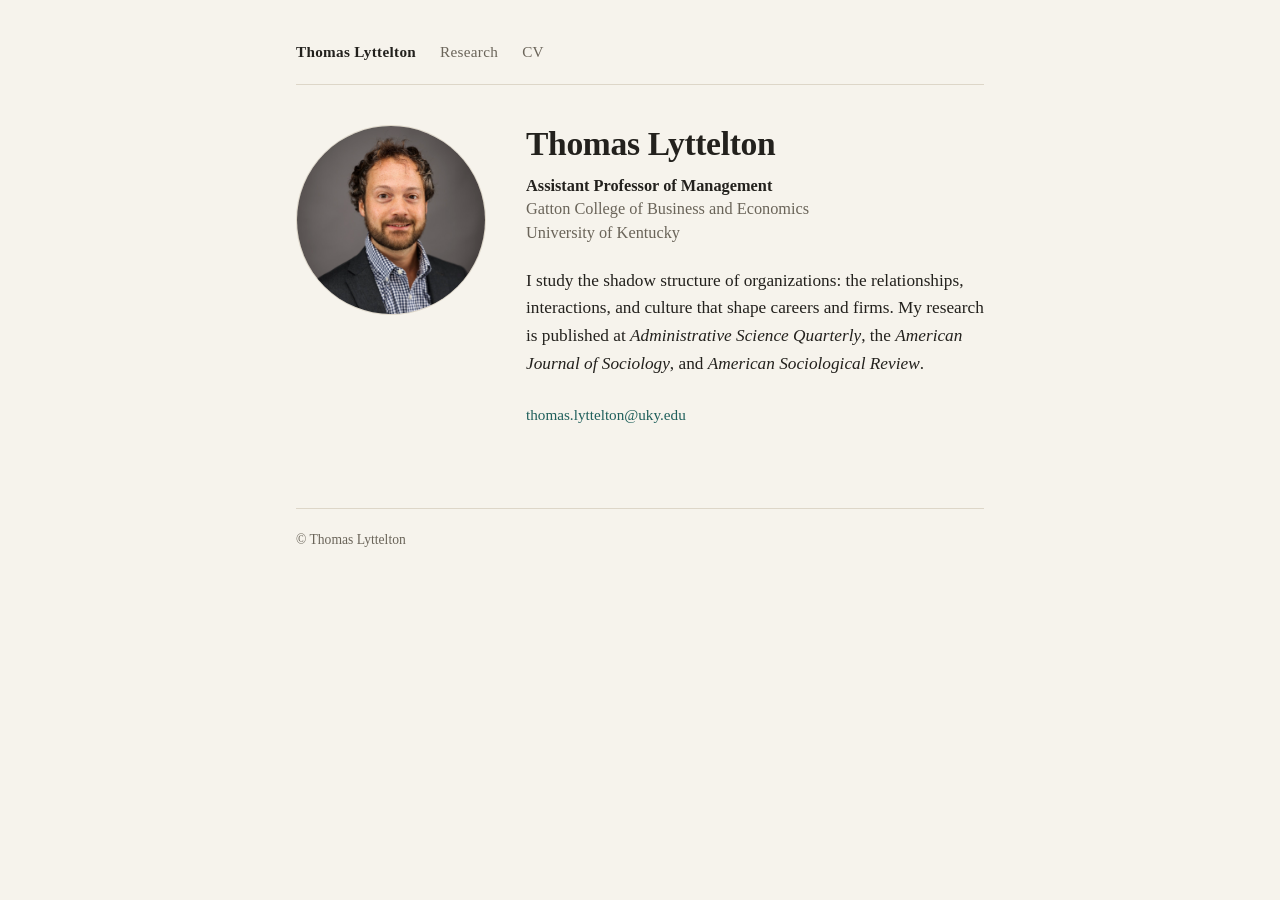
<file: index.html>
<!DOCTYPE html>
<html lang="en">
<head>
<meta charset="utf-8">
<meta name="viewport" content="width=device-width, initial-scale=1">
<title>Thomas Lyttelton</title>
<meta name="description" content="Thomas Lyttelton is an Assistant Professor of Management at the Gatton College of Business and Economics, University of Kentucky.">
<link rel="stylesheet" href="styles.css">
</head>
<body>
<div class="wrap">

  <nav>
    <a href="index.html" class="here">Thomas Lyttelton</a>
    <a href="research.html">Research</a>
    <a href="assets/CV.pdf">CV</a>
  </nav>

  <div class="intro">
    <img class="portrait" src="assets/headshot.jpg" alt="Thomas Lyttelton">
    <div>
      <h1>Thomas Lyttelton</h1>
      <p class="role">
        <strong>Assistant Professor of Management</strong><br>
        Gatton College of Business and Economics<br>
        University of Kentucky
      </p>
      <p class="focus">
        I study the shadow structure of organizations: the relationships, interactions,
        and culture that shape careers and firms. My research is published
        at <span class="venue">Administrative Science Quarterly</span>, the
        <span class="venue">American Journal of Sociology</span>, and
        <span class="venue">American Sociological Review</span>.
      </p>
      <p class="links">
        <a href="mailto:thomas.lyttelton@uky.edu">thomas.lyttelton@uky.edu</a>
      </p>
    </div>
  </div>

  <footer>
    &copy; Thomas Lyttelton
  </footer>

</div>
</body>
</html>
</file>
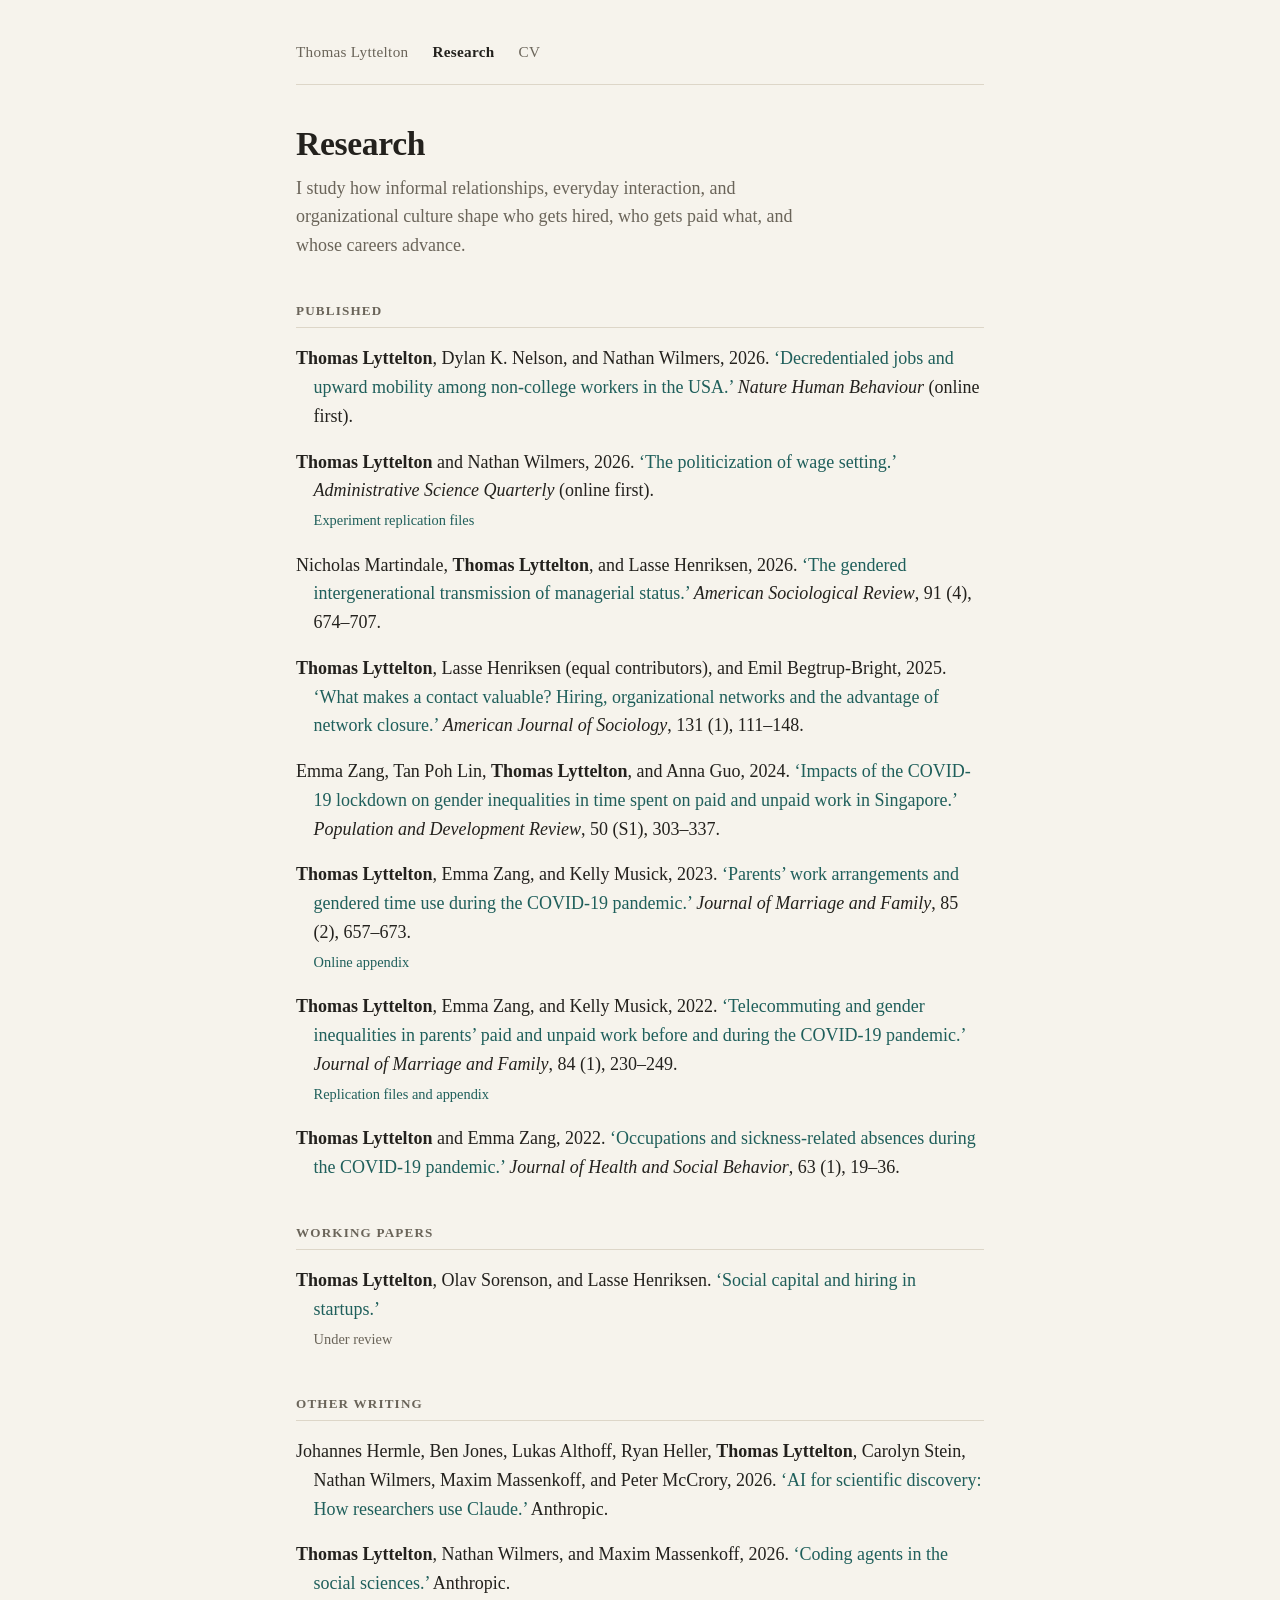
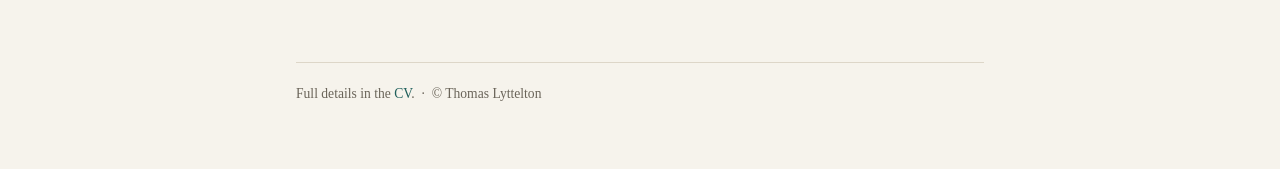
<file: research.html>
<!DOCTYPE html>
<html lang="en">
<head>
<meta charset="utf-8">
<meta name="viewport" content="width=device-width, initial-scale=1">
<title>Research &middot; Thomas Lyttelton</title>
<meta name="description" content="Papers by Thomas Lyttelton on hiring, social networks, wage setting, and inequality in organizations.">
<link rel="stylesheet" href="styles.css">
</head>
<body>
<div class="wrap">

  <nav>
    <a href="index.html">Thomas Lyttelton</a>
    <a href="research.html" class="here">Research</a>
    <a href="assets/CV.pdf">CV</a>
  </nav>

  <h1>Research</h1>
  <p class="lede">
    I study how informal relationships, everyday interaction, and organizational culture
    shape who gets hired, who gets paid what, and whose careers advance.
  </p>

  <section>
    <h2>Published</h2>
    <ul class="pubs">
      <li>
        <span class="me">Thomas Lyttelton</span>, Dylan K. Nelson, and Nathan Wilmers, 2026.
        <a href="https://doi.org/10.1038/s41562-026-02610-5">&lsquo;Decredentialed jobs and upward mobility among non-college workers in the USA.&rsquo;</a>
        <span class="venue">Nature Human Behaviour</span> (online first).
      </li>
      <li>
        <span class="me">Thomas Lyttelton</span> and Nathan Wilmers, 2026.
        <a href="https://doi.org/10.1177/00018392261453818">&lsquo;The politicization of wage setting.&rsquo;</a>
        <span class="venue">Administrative Science Quarterly</span> (online first).
        <br><span class="note"><a href="https://osf.io/jhx6r/">Experiment replication files</a></span>
      </li>
      <li>
        Nicholas Martindale, <span class="me">Thomas Lyttelton</span>, and Lasse Henriksen, 2026.
        <a href="https://doi.org/10.1177/00031224261457151">&lsquo;The gendered intergenerational transmission of managerial status.&rsquo;</a>
        <span class="venue">American Sociological Review</span>, 91 (4), 674&ndash;707.
      </li>
      <li>
        <span class="me">Thomas Lyttelton</span>, Lasse Henriksen (equal contributors), and Emil Begtrup-Bright, 2025.
        <a href="https://www.dropbox.com/scl/fi/3dusthihr46rygqahia5m/MANUS_combined.pdf?rlkey=cd5g0jmtdgu96kzpc7ioz9p1v&amp;dl=0">&lsquo;What makes a contact valuable? Hiring, organizational networks and the advantage of network closure.&rsquo;</a>
        <span class="venue">American Journal of Sociology</span>, 131 (1), 111&ndash;148.
      </li>
      <li>
        Emma Zang, Tan Poh Lin, <span class="me">Thomas Lyttelton</span>, and Anna Guo, 2024.
        <a href="https://onlinelibrary.wiley.com/share/CRCWHCSDQVTN5ZM3CAMT?target=10.1111/padr.12554">&lsquo;Impacts of the COVID-19 lockdown on gender inequalities in time spent on paid and unpaid work in Singapore.&rsquo;</a>
        <span class="venue">Population and Development Review</span>, 50 (S1), 303&ndash;337.
      </li>
      <li>
        <span class="me">Thomas Lyttelton</span>, Emma Zang, and Kelly Musick, 2023.
        <a href="https://onlinelibrary.wiley.com/share/DWJJAS2NEKN62RGNTVSV?target=10.1111/jomf.12897">&lsquo;Parents&rsquo; work arrangements and gendered time use during the COVID-19 pandemic.&rsquo;</a>
        <span class="venue">Journal of Marriage and Family</span>, 85 (2), 657&ndash;673.
        <br><span class="note"><a href="https://osf.io/2tazk/">Online appendix</a></span>
      </li>
      <li>
        <span class="me">Thomas Lyttelton</span>, Emma Zang, and Kelly Musick, 2022.
        <a href="https://onlinelibrary.wiley.com/share/TX2IXBJUJJDAA64K28GP?target=10.1111/jomf.12810">&lsquo;Telecommuting and gender inequalities in parents&rsquo; paid and unpaid work before and during the COVID-19 pandemic.&rsquo;</a>
        <span class="venue">Journal of Marriage and Family</span>, 84 (1), 230&ndash;249.
        <br><span class="note"><a href="https://osf.io/cbafn/">Replication files and appendix</a></span>
      </li>
      <li>
        <span class="me">Thomas Lyttelton</span> and Emma Zang, 2022.
        <a href="https://pmc.ncbi.nlm.nih.gov/articles/PMC9013443/pdf/nihms-1795008.pdf">&lsquo;Occupations and sickness-related absences during the COVID-19 pandemic.&rsquo;</a>
        <span class="venue">Journal of Health and Social Behavior</span>, 63 (1), 19&ndash;36.
      </li>
    </ul>
  </section>

  <section>
    <h2>Working papers</h2>
    <ul class="pubs">
      <li>
        <span class="me">Thomas Lyttelton</span>, Olav Sorenson, and Lasse Henriksen.
        <a href="https://www.dropbox.com/scl/fi/qau07rfxo6era5inds2ll/LytteltonHenriksenSorenson2025.pdf?rlkey=9s4a4263t8nbn5z6h7cunjwtt&amp;dl=0">&lsquo;Social capital and hiring in startups.&rsquo;</a>
        <br><span class="note">Under review</span>
      </li>
    </ul>
  </section>

  <section>
    <h2>Other writing</h2>
    <ul class="pubs">
      <li>
        Johannes Hermle, Ben Jones, Lukas Althoff, Ryan Heller, <span class="me">Thomas Lyttelton</span>, Carolyn Stein, Nathan Wilmers, Maxim Massenkoff, and Peter McCrory, 2026.
        <a href="https://www.anthropic.com/research/how-researchers-use-claude">&lsquo;AI for scientific discovery: How researchers use Claude.&rsquo;</a>
        Anthropic.
      </li>
      <li>
        <span class="me">Thomas Lyttelton</span>, Nathan Wilmers, and Maxim Massenkoff, 2026.
        <a href="https://www.anthropic.com/research/coding-agents-social-sciences">&lsquo;Coding agents in the social sciences.&rsquo;</a>
        Anthropic.
      </li>
    </ul>
  </section>

  <footer>
    Full details in the <a href="assets/CV.pdf">CV</a>. &nbsp;&middot;&nbsp; &copy; Thomas Lyttelton
  </footer>

</div>
</body>
</html>
</file>
<file: styles.css>
:root {
  --bg: #f6f3ec;
  --fg: #23211d;
  --muted: #6a6459;
  --rule: #ddd6c8;
  --accent: #1f5f5b;
  --accent-hover: #14403d;
  --card: #fffdf8;
}

@media (prefers-color-scheme: dark) {
  :root {
    --bg: #1a1916;
    --fg: #e9e5dc;
    --muted: #a09a8d;
    --rule: #322f28;
    --accent: #7fbfb6;
    --accent-hover: #a3d5cd;
    --card: #232019;
  }
}

:root[data-theme="light"] {
  --bg: #f6f3ec;
  --fg: #23211d;
  --muted: #6a6459;
  --rule: #ddd6c8;
  --accent: #1f5f5b;
  --accent-hover: #14403d;
  --card: #fffdf8;
}

:root[data-theme="dark"] {
  --bg: #1a1916;
  --fg: #e9e5dc;
  --muted: #a09a8d;
  --rule: #322f28;
  --accent: #7fbfb6;
  --accent-hover: #a3d5cd;
  --card: #232019;
}

* { box-sizing: border-box; }

body {
  margin: 0;
  background: var(--bg);
  color: var(--fg);
  font-family: Charter, "Bitstream Charter", "Sitka Text", Cambria, Georgia, serif;
  font-size: 18px;
  line-height: 1.6;
  -webkit-font-smoothing: antialiased;
}

.wrap {
  max-width: 46rem;
  margin: 0 auto;
  padding: 2.5rem 1.5rem 4rem;
}

/* ---- navigation ---- */

nav {
  display: flex;
  gap: 1.5rem;
  align-items: baseline;
  padding-bottom: 1.25rem;
  margin-bottom: 2.5rem;
  border-bottom: 1px solid var(--rule);
  font-size: 0.95rem;
}

nav a {
  color: var(--muted);
  text-decoration: none;
  letter-spacing: 0.02em;
}

nav a:hover { color: var(--accent); }

nav a.here { color: var(--fg); font-weight: 600; }

/* ---- landing ---- */

.intro {
  display: grid;
  grid-template-columns: 190px 1fr;
  gap: 2.5rem;
  align-items: start;
}

.portrait {
  width: 190px;
  height: 190px;
  border-radius: 50%;
  object-fit: cover;
  object-position: center 22%;
  border: 1px solid var(--rule);
}

h1 {
  font-size: 2.1rem;
  line-height: 1.15;
  margin: 0 0 0.6rem;
  letter-spacing: -0.01em;
  font-weight: 600;
}

.role {
  margin: 0 0 1.4rem;
  color: var(--muted);
  font-size: 1.02rem;
  line-height: 1.45;
}

.role strong { color: var(--fg); font-weight: 600; }

.focus {
  margin: 0 0 1.6rem;
  font-size: 1.08rem;
}

.links {
  display: flex;
  flex-wrap: wrap;
  gap: 1.25rem;
  font-size: 0.95rem;
}

.links a {
  color: var(--accent);
  text-decoration: none;
  border-bottom: 1px solid transparent;
}

.links a:hover {
  color: var(--accent-hover);
  border-bottom-color: currentColor;
}

/* ---- research page ---- */

.lede {
  margin: 0 0 0.5rem;
  color: var(--muted);
  max-width: 34rem;
}

section { margin-top: 2.5rem; }

h2 {
  font-size: 0.82rem;
  text-transform: uppercase;
  letter-spacing: 0.09em;
  color: var(--muted);
  font-weight: 700;
  margin: 0 0 1rem;
  padding-bottom: 0.4rem;
  border-bottom: 1px solid var(--rule);
}

ul.pubs {
  list-style: none;
  margin: 0;
  padding: 0;
}

ul.pubs li {
  margin-bottom: 1.05rem;
  padding-left: 1.1rem;
  text-indent: -1.1rem;
}

ul.pubs li:last-child { margin-bottom: 0; }

ul.pubs a { color: var(--accent); text-decoration: none; }

ul.pubs a:hover { color: var(--accent-hover); text-decoration: underline; }

.me { font-weight: 600; }

.venue { font-style: italic; }

.status {
  font-size: 0.85rem;
  color: var(--muted);
  white-space: nowrap;
}

.note { color: var(--muted); font-size: 0.9rem; }

footer {
  margin-top: 4rem;
  padding-top: 1.25rem;
  border-top: 1px solid var(--rule);
  color: var(--muted);
  font-size: 0.85rem;
}

footer a { color: var(--accent); text-decoration: none; }

footer a:hover { color: var(--accent-hover); text-decoration: underline; }

/* ---- responsive ---- */

@media (max-width: 640px) {
  body { font-size: 17px; }

  .wrap { padding: 2rem 1.15rem 3rem; }

  .intro {
    grid-template-columns: 1fr;
    gap: 1.5rem;
    justify-items: start;
  }

  .portrait { width: 150px; height: 150px; }

  h1 { font-size: 1.75rem; }
}
</file>
